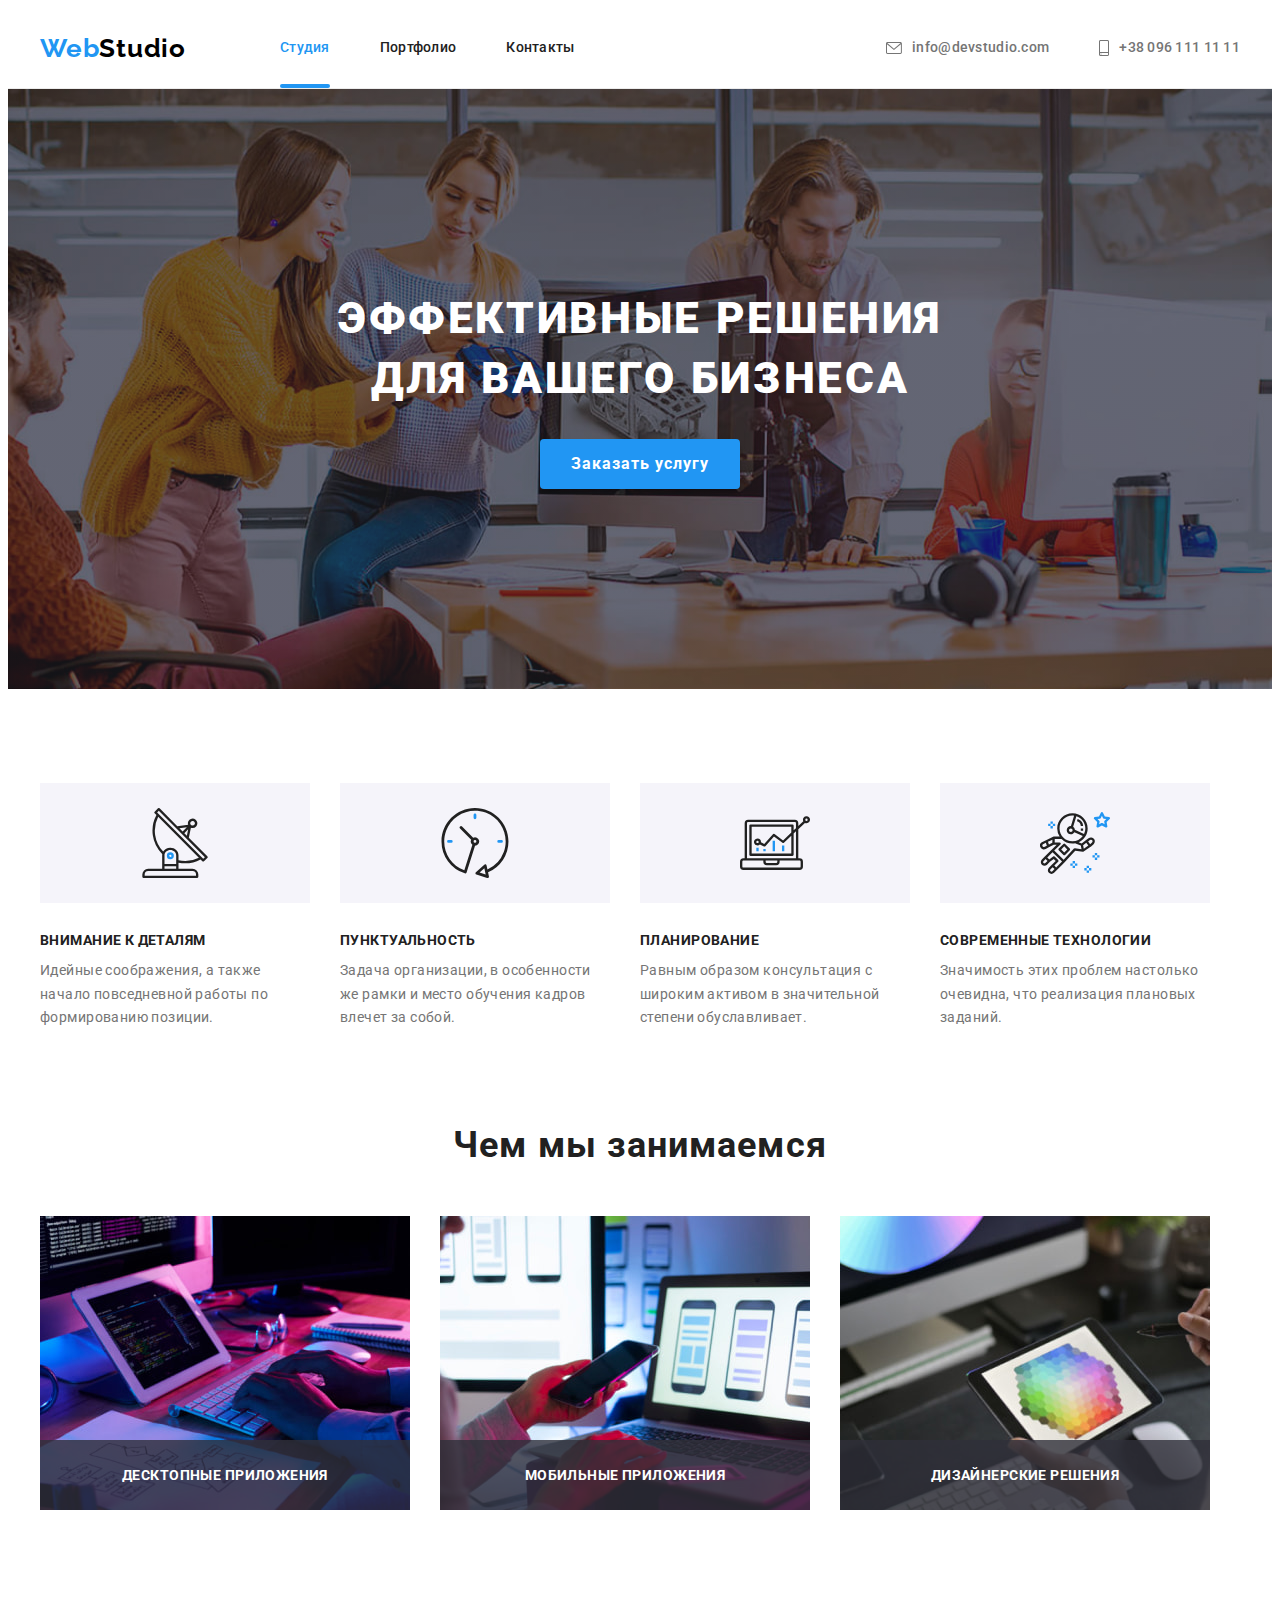
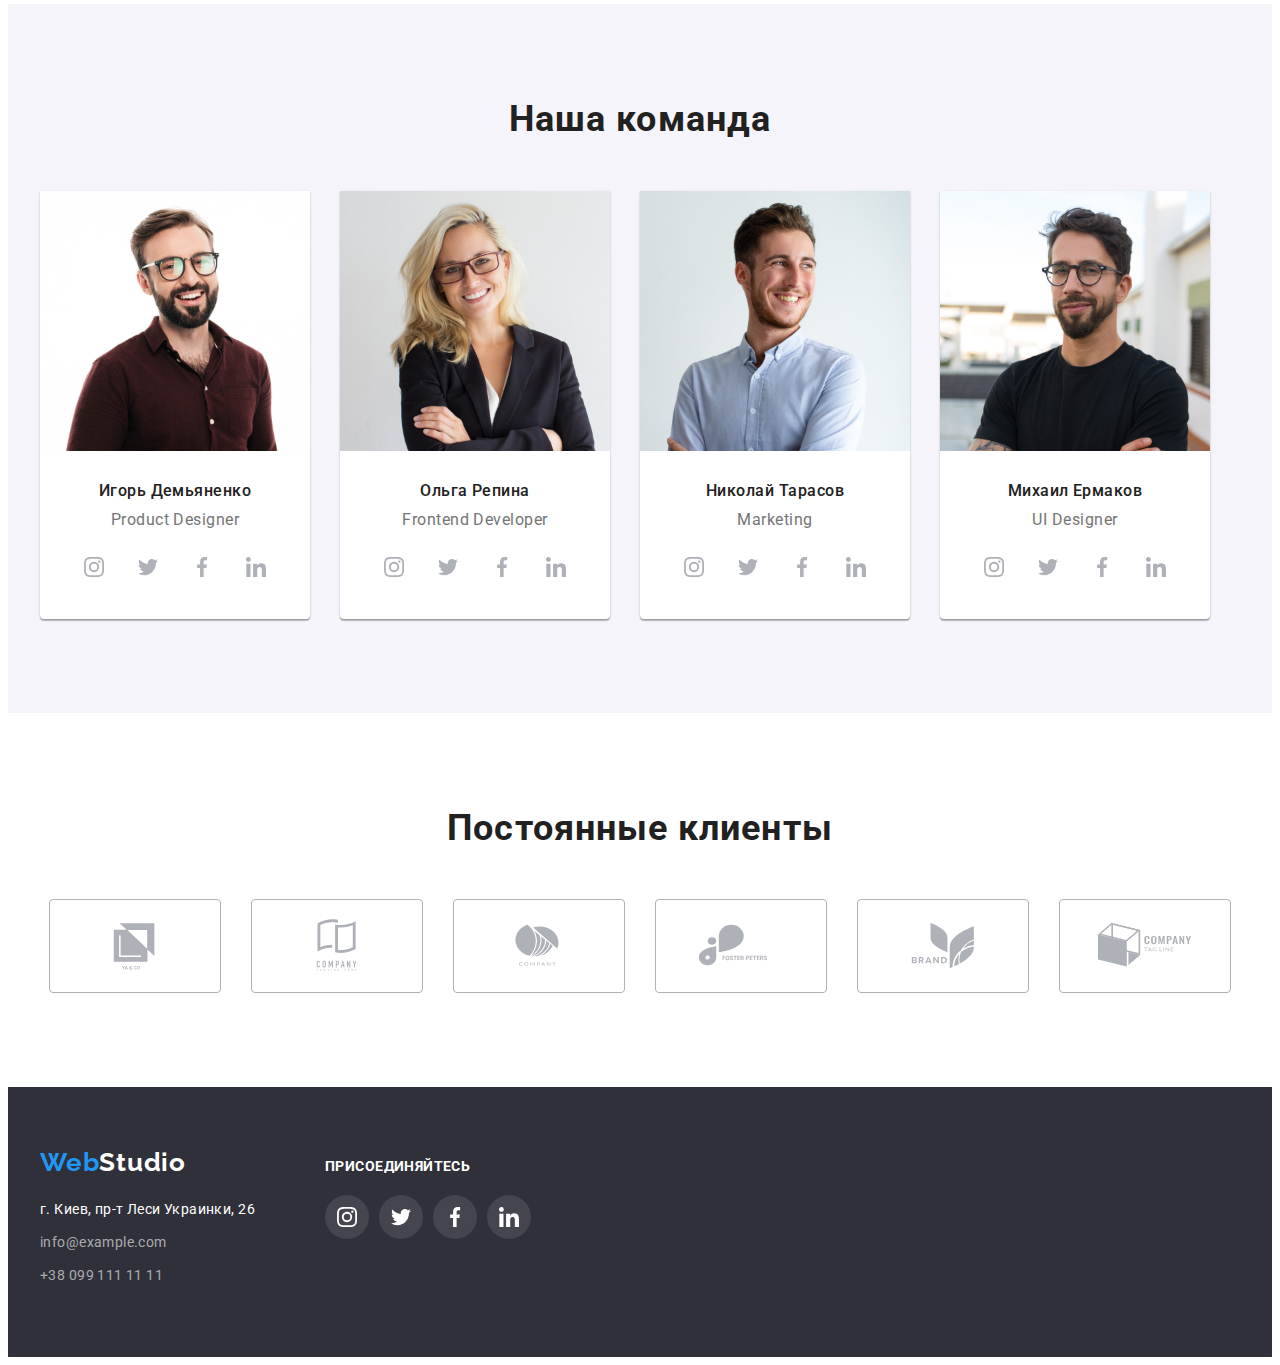
<file: index.html>
<!DOCTYPE html>
<html lang="ru">
  <head>
    <meta charset="UTF-8" />
    <meta http-equiv="X-UA-Compatible" content="IE=edge" />
    <meta name="viewport" content="width=device-width, initial-scale=1.0" />
    <title>Главная страница веб-студии</title>
    <link rel="preconnect" href="https://fonts.googleapis.com" />
    <link rel="preconnect" href="https://fonts.gstatic.com" crossorigin />
    <link
      href="https://fonts.googleapis.com/css2?family=Raleway:wght@700&family=Roboto:wght@400;500;700;900&display=swap"
      rel="stylesheet"
    />
    <link
      rel="stylesheet"
      href="https://cdnjs.cloudflare.com/ajax/libs/modern-normalize/1.1.0/modern-normalize.min.css"
      integrity="sha512-wpPYUAdjBVSE4KJnH1VR1HeZfpl1ub8YT/NKx4PuQ5NmX2tKuGu6U/JRp5y+Y8XG2tV+wKQpNHVUX03MfMFn9Q=="
      crossorigin="anonymous"
      referrerpolicy="no-referrer"
    />

    <link rel="stylesheet" href="./css/styles.css" />
  </head>

  <body>
    <!-- Шапка сайту-->
    <header class="header">
      <div class="container">
        <a class="logo studio" href="WebStudio" aria-label="Логотип сайта WebStudio"
          >Web<span class="studio-black">Studio</span></a
        >

        <nav class="navigation">
          <ul class="list-nav">
            <li class="item-nav">
              <a class="link active" href="#">Студия</a>
            </li>
            <li class="item-nav">
              <a class="link" href="./portfolio.html">Портфолио</a>
            </li>
            <li class="item-nav">
              <a class="link" href="#">Контакты</a>
            </li>
          </ul>
        </nav>

        <ul class="auth-nav list">
          <li class="item">
            <a class="mail" href="mailto:info@devstudio.com">
              <svg class="icon-envelope" width="16px" height="12px">
                <use href="./images/icon.svg/sprite.svg.svg#icon-envelope"></use></svg
              >info@devstudio.com</a
            >
          </li>
          <li class="item">
            <a class="phone" href="tel:380961111111">
              <svg class="icon-phone" width="10px" height="16px">
                <use href="./images/icon.svg/sprite.svg.svg#icon-smartphone"></use></svg
              >+38 096 111 11 11</a
            >
          </li>
        </ul>
      </div>
    </header>

    <main>
      <!--Секція Герой-->
      <section class="hero">
        <div class="container">
          <h1 class="hero-title">Эффективные решения для вашего бизнеса</h1>
          <button data-modal-open class="btn studio" type="button">Заказать услугу</button>
        </div>
      </section>

      <!--Секція Особливості-->
      <section class="section">
        <div class="container">
          <h2 class="visually-hidden">Преимущества</h2>
          <ul class="feature-list">
            <li class="feature-item">
              <div class="feature-icon">
                <svg class="icon-antenna" width="70" height="70">
                  <use href="./images/icon.svg/sprite.svg.svg#icon-antenna"></use>
                </svg>
              </div>
              <h3 class="feature-title">Внимание к деталям</h3>
              <p class="description">
                Идейные соображения, а также начало повседневной работы по формированию позиции.
              </p>
            </li>
            <li class="feature-item">
              <div class="feature-icon">
                <svg class="icon-antenna" width="70" height="70">
                  <use href="./images/icon.svg/sprite.svg.svg#icon-clock"></use>
                </svg>
              </div>
              <h3 class="feature-title">Пунктуальность</h3>
              <p class="description">
                Задача организации, в особенности же рамки и место обучения кадров влечет за собой.
              </p>
            </li>
            <li class="feature-item">
              <div class="feature-icon">
                <svg class="icon-antenna" width="70" height="70">
                  <use href="./images/icon.svg/sprite.svg.svg#icon-diagram"></use>
                </svg>
              </div>
              <h3 class="feature-title">Планирование</h3>
              <p class="description">
                Равным образом консультация с широким активом в значительной степени обуславливает.
              </p>
            </li>
            <li class="feature-item">
              <div class="feature-icon">
                <svg class="icon-antenna" width="70" height="70">
                  <use href="./images/icon.svg/sprite.svg.svg#icon-astronaut"></use>
                </svg>
              </div>
              <h3 class="feature-title">Современные технологии</h3>
              <p class="description">
                Значимость этих проблем настолько очевидна, что реализация плановых заданий.
              </p>
            </li>
          </ul>
        </div>
      </section>

      <!--Секция про нас-->
      <section class="section about-section">
        <div class="container">
          <h2 class="section-title">Чем мы занимаемся</h2>
          <ul class="list-about">
            <li class="item-img">
              <img class="about-img" src="./images/product/img-1.jpg" alt="Ноутбуки" width="370" />
              <div class="digital-list">
                <p class="digital-items">Десктопные приложения</p>
              </div>
            </li>

            <li class="item-img">
              <img class="about-img" src="./images/product/img-2.jpg" alt="Телефони" width="370" />
              <div class="digital-list">
                <p class="digital-items">Мобильные приложения</p>
              </div>
            </li>

            <li class="item-img">
              <img class="about-img" src="./images/product/img-3.jpg" alt="Планшети" width="370" />
              <div class="digital-list">
                <p class="digital-items">Дизайнерские решения</p>
              </div>
            </li>
          </ul>
        </div>
      </section>

      <!--Секція Команда-->
      <section class="section team">
        <div class="container">
          <h2 class="section-title">Наша команда</h2>

          <ul class="member-list">
            <li class="member-item">
              <img
                class="member-img"
                src="./images/command/member-1.jpg"
                alt="Игорь Демьяненко"
                width="270"
              />
              <div class="member-text">
                <h3 class="member-title">Игорь Демьяненко</h3>
                <p class="member-position">Product Designer</p>

                <ul class="social-items">
                  <li class="socials">
                    <a class="border-icon" href="Instagram">
                      <svg class="icon-instagram" width="20px" height="20px">
                        <use href="./images/icon.svg/sprite.svg.svg#icon-instagram"></use>
                      </svg>
                    </a>
                  </li>

                  <li class="socials">
                    <a class="border-icon" href="Twitter">
                      <svg class="icon-twitter" width="20px" height="20px">
                        <use href="./images/icon.svg/sprite.svg.svg#icon-twitter"></use>
                      </svg>
                    </a>
                  </li>

                  <li class="socials">
                    <a class="border-icon" href="Facebook">
                      <svg class="icon-facebook" width="20px" height="20px">
                        <use href="./images/icon.svg/sprite.svg.svg#icon-facebook"></use>
                      </svg>
                    </a>
                  </li>

                  <li class="socials">
                    <a class="border-icon" href="Linkedin">
                      <svg class="icon-linkedin" width="20px" height="20px">
                        <use href="./images/icon.svg/sprite.svg.svg#icon-linkedin"></use>
                      </svg>
                    </a>
                  </li>
                </ul>
              </div>
            </li>

            <li class="member-item">
              <img
                class="member-img"
                src="./images/command/member-2.jpg"
                alt="Ольга Репина"
                width="270"
              />
              <div class="member-text">
                <h3 class="member-title">Ольга Репина</h3>
                <p class="member-position">Frontend Developer</p>
                <ul class="social-items">
                  <li class="socials">
                    <a class="border-icon" href="Instagram">
                      <svg class="icon-instagram" width="20px" height="20px">
                        <use href="./images/icon.svg/sprite.svg.svg#icon-instagram"></use>
                      </svg>
                    </a>
                  </li>

                  <li class="socials">
                    <a class="border-icon" href="Twitter">
                      <svg class="icon-twitter" width="20px" height="20px">
                        <use href="./images/icon.svg/sprite.svg.svg#icon-twitter"></use>
                      </svg>
                    </a>
                  </li>

                  <li class="socials">
                    <a class="border-icon" href="Facebook">
                      <svg class="icon-facebook" width="20px" height="20px">
                        <use href="./images/icon.svg/sprite.svg.svg#icon-facebook"></use>
                      </svg>
                    </a>
                  </li>

                  <li class="socials">
                    <a class="border-icon" href="Linkedin">
                      <svg class="icon-instagram" width="20px" height="20px">
                        <use href="./images/icon.svg/sprite.svg.svg#icon-linkedin"></use>
                      </svg>
                    </a>
                  </li>
                </ul>
              </div>
            </li>

            <li class="member-item">
              <img
                class="member-img"
                src="./images/command/member-3.jpg"
                alt="Николай Тарасов"
                width="270"
              />
              <div class="member-text">
                <h3 class="member-title">Николай Тарасов</h3>
                <p class="member-position">Marketing</p>
                <ul class="social-items">
                  <li class="socials">
                    <a class="border-icon" href="Instagram">
                      <svg class="icon-instagram" width="20px" height="20px">
                        <use href="./images/icon.svg/sprite.svg.svg#icon-instagram"></use>
                      </svg>
                    </a>
                  </li>

                  <li class="socials">
                    <a class="border-icon" href="Twitter">
                      <svg class="icon-twitter" width="20px" height="20px">
                        <use href="./images/icon.svg/sprite.svg.svg#icon-twitter"></use>
                      </svg>
                    </a>
                  </li>

                  <li class="socials">
                    <a class="border-icon" href="Facebook">
                      <svg class="icon-facebook" width="20px" height="20px">
                        <use href="./images/icon.svg/sprite.svg.svg#icon-facebook"></use>
                      </svg>
                    </a>
                  </li>

                  <li class="socials">
                    <a class="border-icon" href="Linkedin">
                      <svg class="icon-linkedin" width="20px" height="20px">
                        <use href="./images/icon.svg/sprite.svg.svg#icon-linkedin"></use>
                      </svg>
                    </a>
                  </li>
                </ul>
              </div>
            </li>

            <li class="member-item">
              <img
                class="member-img"
                src="./images/command/member-4.jpg"
                alt="Михаил Ермаков"
                width="270"
              />
              <div class="member-text">
                <h3 class="member-title">Михаил Ермаков</h3>
                <p class="member-position">UI Designer</p>
                <ul class="social-items team">
                  <li class="socials">
                    <a class="border-icon" href="Instagram">
                      <svg class="icon-instagram" width="20px" height="20px">
                        <use href="./images/icon.svg/sprite.svg.svg#icon-instagram"></use>
                      </svg>
                    </a>
                  </li>
                  <li class="socials">
                    <a class="border-icon" href="Twitter">
                      <svg class="icon-twitter" width="20px" height="20px">
                        <use href="./images/icon.svg/sprite.svg.svg#icon-twitter"></use>
                      </svg>
                    </a>
                  </li>
                  <li class="socials">
                    <a class="border-icon" href="Facebook">
                      <svg class="icon-facebook" width="20px" height="20px">
                        <use href="./images/icon.svg/sprite.svg.svg#icon-facebook"></use>
                      </svg>
                    </a>
                  </li>
                  <li class="socials">
                    <a class="border-icon" href="Linkedin">
                      <svg class="icon-linkedin" width="20px" height="20px">
                        <use href="./images/icon.svg/sprite.svg.svg#icon-linkedin"></use>
                      </svg>
                    </a>
                  </li>
                </ul>
              </div>
            </li>
          </ul>
        </div>
      </section>
    </main>

    <!--Постійні клієнти-->
    <section class="customers">
      <h2 class="title-customs">Постоянные клиенты</h2>
      <div class="container">
        <ul class="permanent-customers">
          <li class="customs">
            <a class="customs-border" href="Company">
              <svg class="customs-item" width="106px" height="60px">
                <use href="./images/icon.svg/sprite.svg.svg#icon-clients-1"></use>
              </svg>
            </a>
          </li>

          <li class="customs">
            <a class="customs-border" href="Company">
              <svg class="customs-item" width="106px" height="60px">
                <use href="./images/icon.svg/sprite.svg.svg#icon-clients-2"></use>
              </svg>
            </a>
          </li>

          <li class="customs">
            <a class="customs-border" href="Company">
              <svg class="customs-item" width="106px" height="60px">
                <use href="./images/icon.svg/sprite.svg.svg#icon-clients-3"></use>
              </svg>
            </a>
          </li>

          <li class="customs">
            <a class="customs-border" href="Company">
              <svg class="customs-item" width="106px" height="60px">
                <use href="./images/icon.svg/sprite.svg.svg#icon-clients-4"></use>
              </svg>
            </a>
          </li>

          <li class="customs">
            <a class="customs-border" href="Company">
              <svg class="customs-item" width="106px" height="60px">
                <use href="./images/icon.svg/sprite.svg.svg#icon-clients-5"></use>
              </svg>
            </a>
          </li>

          <li class="customs">
            <a class="customs-border" href="Company">
              <svg class="customs-item" width="106" height="60">
                <use href="./images/icon.svg/sprite.svg.svg#icon-clients-6"></use>
              </svg>
            </a>
          </li>
        </ul>
      </div>
    </section>

    <!--Підвал сайту-->
    <footer class="footer">
      <div class="container footer-container">
        <div class="footer-block">
          <a class="logo footer" href="WebStudio" aria-label="Логотип сайта WebStudio"
            >Web<span class="studio-white">Studio</span></a
          >
          <address class="footer">
            <ul class="list-footer">
              <li class="item">
                <a class="address" href="address" aria-label="Ссилка на сайт Google maps"
                  >г. Киев, пр-т Леси Украинки, 26</a
                >
              </li>
              <li class="item">
                <a class="mail" href="mailto:info@example.com">info@example.com</a>
              </li>
              <li class="item">
                <a class="phone" href="tel:380991111111">+38 099 111 11 11</a>
              </li>
            </ul>
          </address>
        </div>

        <div class="join-us">
          <p class="join-title">Присоединяйтесь</p>
          <ul class="join social-items">
            <li class="socials-join">
              <a class="border-icon link" href="Instagram">
                <svg class="icon-instagram" width="20px" height="20px">
                  <use href="./images/icon.svg/sprite.svg.svg#icon-instagram"></use>
                </svg>
              </a>
            </li>

            <li class="socials-join">
              <a class="border-icon link" href="Twitter">
                <svg class="icon-twitter" width="20px" height="20px">
                  <use href="./images/icon.svg/sprite.svg.svg#icon-twitter"></use>
                </svg>
              </a>
            </li>

            <li class="socials-join">
              <a class="border-icon link" href="Facebook">
                <svg class="icon-facebook" width="20px" height="20px">
                  <use href="./images/icon.svg/sprite.svg.svg#icon-facebook"></use>
                </svg>
              </a>
            </li>

            <li class="socials-join">
              <a class="border-icon link" href="Linkedin">
                <svg class="icon-linkedin" width="20px" height="20px">
                  <use href="./images/icon.svg/sprite.svg.svg#icon-linkedin"></use>
                </svg>
              </a>
            </li>
          </ul>
        </div>
      </div>
    </footer>

    <div class="backdrop is-hidden" data-modal>
      <div class="modal">
        <button data-modal-close class="close-modal">
          <svg width="11px" height="11px">
            <use href="./images/icon.svg/close-modal.svg#icon-Vector"></use>
          </svg>
        </button>
      </div>
    </div>
    <script src="./js/modal.js"></script>
  </body>
</html>
</file>
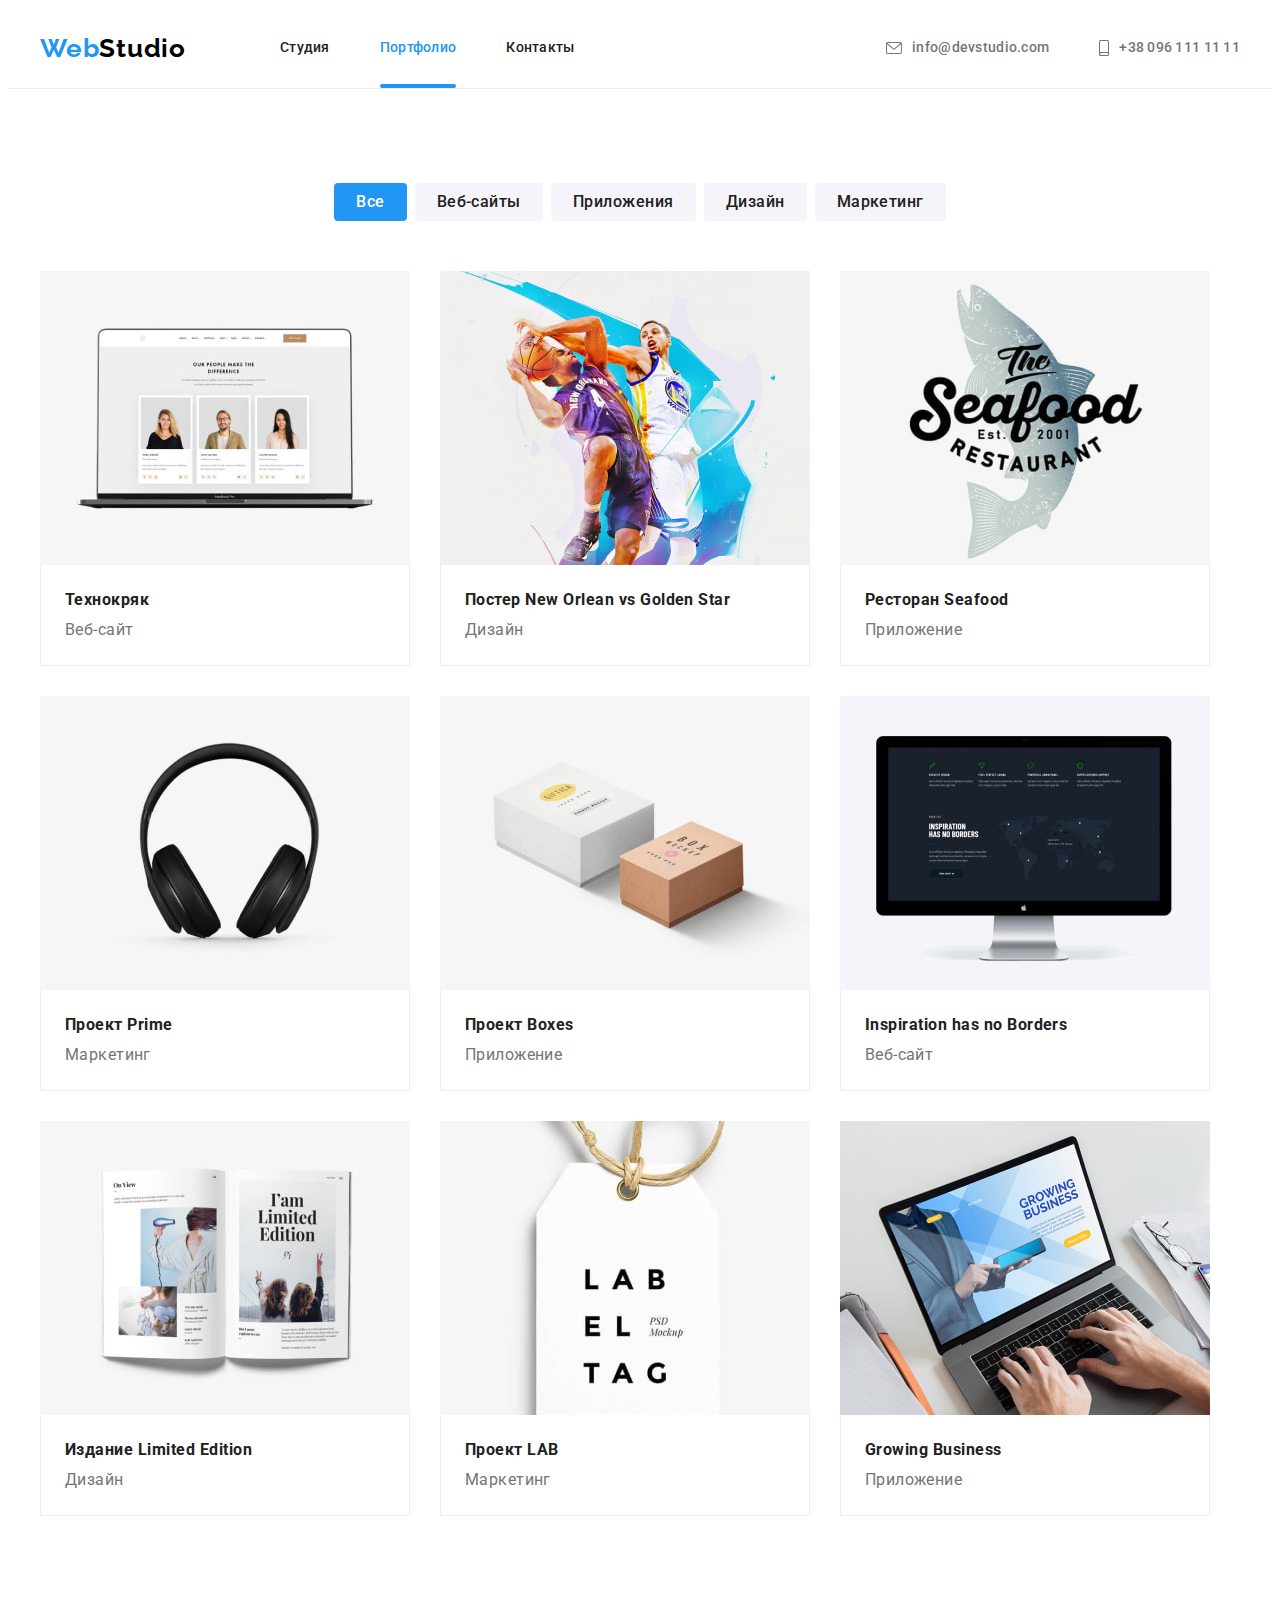
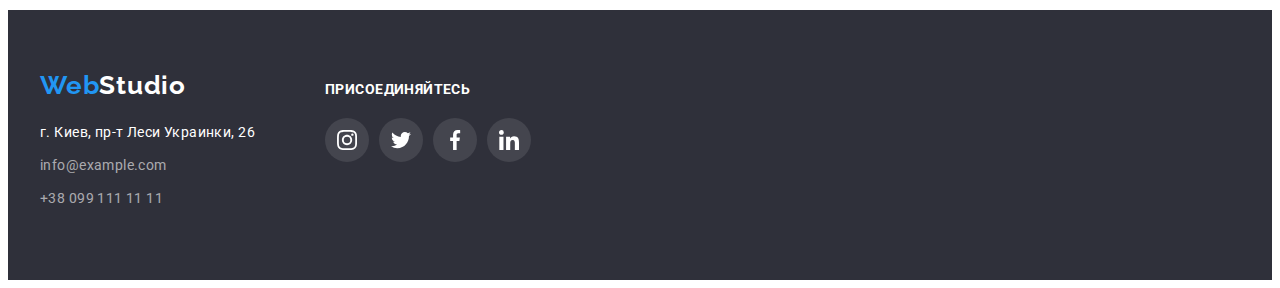
<file: portfolio.html>
<!DOCTYPE html>
<html lang="ru">
  <head>
    <meta charset="UTF-8" />
    <meta http-equiv="X-UA-Compatible" content="IE=edge" />
    <meta name="viewport" content="width=device-width, initial-scale=1.0" />
    <title>Главная страница портфолио</title>
    <link rel="preconnect" href="https://fonts.googleapis.com" />
    <link rel="preconnect" href="https://fonts.gstatic.com" crossorigin />
    <link
      href="https://fonts.googleapis.com/css2?family=Raleway:wght@700&family=Roboto:wght@400;500;700&display=swap"
      rel="stylesheet"
    />
    <link
      rel="stylesheet"
      href="https://cdnjs.cloudflare.com/ajax/libs/modern-normalize/1.1.0/modern-normalize.min.css"
      integrity="sha512-wpPYUAdjBVSE4KJnH1VR1HeZfpl1ub8YT/NKx4PuQ5NmX2tKuGu6U/JRp5y+Y8XG2tV+wKQpNHVUX03MfMFn9Q=="
      crossorigin="anonymous"
      referrerpolicy="no-referrer"
    />

    <link rel="stylesheet" href="./css/styles.css" />
  </head>

  <body>
    <!-- Шапка сайту-->
    <header class="header">
      <div class="container">
        <a class="logo portfolio" href="WebStudio" aria-label="Логотип сайта WebStudio"
          >Web<span class="studio-black">Studio</span></a
        >

        <nav class="navigation">
          <ul class="list-nav">
            <li class="item-nav">
              <a class="link" href="./index.html">Студия</a>
            </li>
            <li class="item-nav">
              <a class="link active" href="#">Портфолио</a>
            </li>
            <li class="item-nav">
              <a class="link" href="#">Контакты</a>
            </li>
          </ul>
        </nav>

        <ul class="auth-nav list">
          <li class="item">
            <a class="mail" href="mailto:info@devstudio.com">
              <svg class="icon-envelope" width="16px" height="12px">
                <use href="./images/icon.svg/sprite.svg.svg#icon-envelope"></use></svg
              >info@devstudio.com</a
            >
          </li>
          <li class="item">
            <a class="phone" href="tel:380961111111">
              <svg class="icon-phone" width="10px" height="16px">
                <use href="./images/icon.svg/sprite.svg.svg#icon-smartphone"></use></svg
              >+38 096 111 11 11</a
            >
          </li>
        </ul>
      </div>
    </header>

    <main class="portfolio">
      <!--Секція послуги-->
      <section class="section">
        <div class="container">
          <h1 class="visually-hidden">Картки</h1>
          <ul class="navigation-btn">
            <li class="nav-item">
              <button class="nav-btn active" type="button">Все</button>
            </li>
            <li class="nav-item">
              <button class="nav-btn" type="button">Веб-сайты</button>
            </li>
            <li class="nav-item">
              <button class="nav-btn" type="button">Приложения</button>
            </li>
            <li class="nav-item">
              <button class="nav-btn" type="button">Дизайн</button>
            </li>
            <li class="nav-item">
              <button class="nav-btn" type="button">Маркетинг</button>
            </li>
          </ul>

          <ul class="services">
            <li class="services-item">
              <a class="services-link" href="" target="_blank" rel="noopener norefferrer">
                <div class="product-overlay">
                  <img
                    class="services-img"
                    src="./images/portfolio/img-1.jpg"
                    alt="Три члены нашей команды"
                    width="370"
                  />
                  <p class="thumb-text">
                    Ресурс предлагает комплексные предложения с разным уровнем функционала и
                    сервисов. Все это позволит посетителю получить исчерпывающие сведения о компании
                    или частном лице.
                  </p>
                </div>
                <div class="services-list">
                  <h2 class="services-title">Технокряк</h2>
                  <p class="services-position">Веб-сайт</p>
                </div>
              </a>
            </li>

            <li class="services-item">
              <a class="services-link" href="" target="_blank" rel="noopener norefferrer">
                <div class="product-overlay">
                  <img
                    class="services-img"
                    src="./images/portfolio/img-2.jpg"
                    alt="Два баскетболиста"
                    width="370"
                  />
                  <p class="thumb-text">
                    Ресурс предлагает комплексные предложения с разным уровнем функционала и
                    сервисов. Все это позволит посетителю получить исчерпывающие сведения о компании
                    или частном лице.
                  </p>
                </div>
                <div class="services-list">
                  <h2 class="services-title">Постер New Orlean vs Golden Star</h2>
                  <p class="services-position">Дизайн</p>
                </div>
              </a>
            </li>

            <li class="services-item">
              <a class="services-link" href="" target="_blank" rel="noopener norefferrer">
                <div class="product-overlay">
                  <img
                    class="services-img"
                    src="./images/portfolio/img-3.jpg"
                    alt="Логотип ресторана морская еда"
                    width="370"
                  />
                  <p class="thumb-text">
                    Ресурс предлагает комплексные предложения с разным уровнем функционала и
                    сервисов. Все это позволит посетителю получить исчерпывающие сведения о компании
                    или частном лице.
                  </p>
                </div>
                <div class="services-list">
                  <h2 class="services-title">Ресторан Seafood</h2>
                  <p class="services-position">Приложение</p>
                </div>
              </a>
            </li>

            <li class="services-item">
              <a class="services-link" href="" target="_blank" rel="noopener norefferrer">
                <div class="product-overlay">
                  <img
                    class="services-img"
                    src="./images/portfolio/img-4.jpg"
                    alt="Беспроводные наушники"
                    width="370"
                  />
                  <p class="thumb-text">
                    Ресурс предлагает комплексные предложения с разным уровнем функционала и
                    сервисов. Все это позволит посетителю получить исчерпывающие сведения о компании
                    или частном лице.
                  </p>
                </div>
                <div class="services-list">
                  <h2 class="services-title">Проект Prime</h2>
                  <p class="services-position">Маркетинг</p>
                </div>
              </a>
            </li>

            <li class="services-item">
              <a class="services-link" href="" target="_blank" rel="noopener norefferrer">
                <div class="product-overlay">
                  <img
                    class="services-img"
                    src="./images/portfolio/img-5.jpg"
                    alt="Две коробки"
                    width="370"
                  />
                  <p class="thumb-text">
                    Ресурс предлагает комплексные предложения с разным уровнем функционала и
                    сервисов. Все это позволит посетителю получить исчерпывающие сведения о компании
                    или частном лице.
                  </p>
                </div>
                <div class="services-list">
                  <h2 class="services-title">Проект Boxes</h2>
                  <p class="services-position">Приложение</p>
                </div>
              </a>
            </li>

            <li class="services-item">
              <a class="services-link" href="" target="_blank" rel="noopener norefferrer">
                <div class="product-overlay">
                  <img
                    class="services-img"
                    src="./images/portfolio/img-6.jpg"
                    alt="Монитор от комп'ютера"
                    width="370"
                  />
                  <p class="thumb-text">
                    Ресурс предлагает комплексные предложения с разным уровнем функционала и
                    сервисов. Все это позволит посетителю получить исчерпывающие сведения о компании
                    или частном лице.
                  </p>
                </div>
                <div class="services-list">
                  <h2 class="services-title">Inspiration has no Borders</h2>
                  <p class="services-position">Веб-сайт</p>
                </div>
              </a>
            </li>

            <li class="services-item">
              <a class="services-link" href="" target="_blank" rel="noopener norefferrer">
                <div class="product-overlay">
                  <img
                    class="services-img"
                    src="./images/portfolio/img-7.jpg"
                    alt="Открытый жкрнал"
                    width="370"
                  />
                  <p class="thumb-text">
                    Ресурс предлагает комплексные предложения с разным уровнем функционала и
                    сервисов. Все это позволит посетителю получить исчерпывающие сведения о компании
                    или частном лице.
                  </p>
                </div>
                <div class="services-list">
                  <h2 class="services-title">Издание Limited Edition</h2>
                  <p class="services-position">Дизайн</p>
                </div>
              </a>
            </li>

            <li class="services-item">
              <a class="services-link" href="" target="_blank" rel="noopener norefferrer">
                <div class="product-overlay">
                  <img
                    class="services-img"
                    src="./images/portfolio/img-8.jpg"
                    alt="Подвесной брелок"
                    width="370"
                  />
                  <p class="thumb-text">
                    Ресурс предлагает комплексные предложения с разным уровнем функционала и
                    сервисов. Все это позволит посетителю получить исчерпывающие сведения о компании
                    или частном лице.
                  </p>
                </div>
                <div class="services-list">
                  <h2 class="services-title">Проект LAB</h2>
                  <p class="services-position">Маркетинг</p>
                </div>
              </a>
            </li>

            <li class="services-item">
              <a class="services-link" href="" target="_blank" rel="noopener norefferrer">
                <div class="product-overlay">
                  <img
                    class="services-img"
                    src="./images/portfolio/img-9.jpg"
                    alt="Друк на ноутбуке"
                    width="370"
                  />
                  <p class="thumb-text">
                    Ресурс предлагает комплексные предложения с разным уровнем функционала и
                    сервисов. Все это позволит посетителю получить исчерпывающие сведения о компании
                    или частном лице.
                  </p>
                </div>
                <div class="services-list">
                  <h2 class="services-title">Growing Business</h2>
                  <p class="services-position">Приложение</p>
                </div>
              </a>
            </li>
          </ul>
        </div>
      </section>
    </main>

    <!--Підвал сайту-->
    <footer class="footer">
      <div class="container footer-container">
        <div class="footer-block">
          <a class="logo footer" href="WebStudio" aria-label="Логотип сайта WebStudio"
            >Web<span class="studio-white">Studio</span></a
          >
          <address class="footer">
            <ul class="list-footer">
              <li class="item">
                <a class="address" href="address" aria-label="Ссилка на сайт Google maps"
                  >г. Киев, пр-т Леси Украинки, 26</a
                >
              </li>
              <li class="item">
                <a class="mail" href="mailto:info@example.com">info@example.com</a>
              </li>
              <li class="item">
                <a class="phone" href="tel:380991111111">+38 099 111 11 11</a>
              </li>
            </ul>
          </address>
        </div>

        <div class="join-us">
          <p class="join-title">Присоединяйтесь</p>
          <ul class="social-items">
            <li class="socials-join">
              <a class="border-icon link" href="Instagram">
                <svg class="icon-instagram" width="20px" height="20px">
                  <use href="./images/icon.svg/sprite.svg.svg#icon-instagram"></use>
                </svg>
              </a>
            </li>

            <li class="socials-join">
              <a class="border-icon link" href="Twitter">
                <svg class="icon-twitter" width="20px" height="20px">
                  <use href="./images/icon.svg/sprite.svg.svg#icon-twitter"></use>
                </svg>
              </a>
            </li>

            <li class="socials-join">
              <a class="border-icon link" href="Facebook">
                <svg class="icon-facebook" width="20px" height="20px">
                  <use href="./images/icon.svg/sprite.svg.svg#icon-facebook"></use>
                </svg>
              </a>
            </li>

            <li class="socials-join">
              <a class="border-icon link" href="Linkedin">
                <svg class="icon-linkedin" width="20px" height="20px">
                  <use href="./images/icon.svg/sprite.svg.svg#icon-linkedin"></use>
                </svg>
              </a>
            </li>
          </ul>
        </div>
      </div>
    </footer>
  </body>
</html>
</file>
<file: css/styles.css>
:root {
  --main-font: 'Roboto', sans-serif;
  --secondare-font: 'Raleway', sans-serif;

  /* text-colors */
  --accent-cl: #2196f3;
  --main-txt-cl: #212121;
  --secondary-txt-cl: #757575;
  --white-color: #ffffff;
  --black-color: #000000;

  /* background colors */
  --dark-bg-cl: #2f303a;
  --white-bg-cl: #ffffff;
  --accent-bg-cl: #2196f3;
  --secondary-bg-color: #f5f4fa;
}

body {
  font-family: var(--main-font);
  font-size: 14px;
  line-height: 1.71;
  letter-spacing: 0.03em;

  color: var(--main-txt-cl);
}

h1,
h2,
h3,
h4,
p,
ul {
  margin: 0;
  padding: 0;
}

.visually-hidden {
  position: absolute;
  width: 1px;
  height: 1px;
  margin: -1px;
  border: 0;
  padding: 0;
  white-space: nowrap;
  clip-path: inset(100%);
  clip: rect(0 0 0 0);
  overflow: hidden;
}

.section {
  padding: 94px 0;
}

.container {
  display: block;
  align-items: center;
}

.container .services {
  display: flex;
  flex-wrap: wrap;
}

.header .container {
  display: flex;
  align-items: center;
  justify-content: center;
}

.container {
  width: 1200px;
  padding-left: 15px;
  padding-right: 15px;
  margin-left: auto;
  margin-right: auto;
}

.hero .container {
  max-width: 1600px;
}

.container-portfolio:hover {
  border: 2px solid var(--accent-bg-cl);
}

.member-list {
  display: flex;
}

/* секція header */

.logo {
  font-family: 'Raleway', sans-serif;
  font-weight: 700;
  font-size: 26px;
  line-height: 1.19;
  letter-spacing: 0.03em;
  font-style: normal;
  text-decoration: none;

  color: var(--accent-cl);
}

.logo.studio,
.logo.portfolio {
  margin-right: 94px;
}

.logo.studio:last-child {
  margin-right: 0;
}

.navigation .link {
  display: block;
  padding-top: 32px;
  padding-bottom: 32px;

  font-weight: 500;
  font-size: 14px;
  line-height: 1.14;
  letter-spacing: 0.02em;
  font-style: normal;
  text-decoration: none;

  color: var(--main-txt-cl);
  transition: color 250ms cubic-bezier(0.4, 0, 0.2, 1);
}

.list-nav {
  display: flex;
  list-style: none;
}

.item-nav {
  margin-right: 50px;
}

.item-nav:last-child {
  margin-right: 0;
}

.auth-nav.item,
.auth-nav.list {
  display: flex;
  margin-left: 50px;
  justify-content: center;
  align-items: center;
}

.auth-nav .item {
  display: flex;
  align-items: baseline;
}

.auth-nav.list {
  margin-left: auto;
}

.auth-nav .item + .item {
  margin-left: 50px;
}

.header {
  background-color: var(--white-bg-cl);
  border-bottom: 1px solid #ececec;
}

/*Header Address*/
.mail,
.phone {
  display: inline-flex;
  justify-content: center;
}

.mail {
  align-items: baseline;
}

.phone {
  align-items: center;
}

.icon-envelope,
.icon-phone {
  display: flex;
  justify-content: center;
  margin-right: 10px;
  fill: currentColor;
}

.header .list .mail,
.header .list .phone {
  font-weight: 500;
  font-size: 14px;
  line-height: 1.14;
  letter-spacing: 0.02em;
  font-style: normal;
  text-decoration: none;
  align-items: center;
  color: var(--secondary-txt-cl);
  transition: color 250ms cubic-bezier(0.4, 0, 0.2, 1);
}

.icon-envelope {
align-items: baseline;
}
.icon-phone {
align-items: center;
}

.header .link.active {
  color: var(--accent-cl);
  transition: color 250ms cubic-bezier(0.4, 0, 0.2, 1);
  position: relative;
}

/* Підкреслення на active*/
.link.active::after {
  content: '';
  display: block;
  width: 100%;
  height: 4px;
  border-radius: 2px;
  position: absolute;
  left: 0;
  bottom: 0;
  background-color: var(--accent-bg-cl);
}

.header .list .mail:hover,
.header .list .phone:hover,
.link:hover,
.header .list .mail:focus,
.header .list .phone:focus,
.link:focus,
.footer .list-footer .mail:hover,
.footer .list-footer .mail:focus,
.footer .list-footer .phone:hover,
.footer .list-footer .phone:focus {
  color: var(--accent-cl);
}

.logo-black {
  font-family: 'Raleway', sans-serif;
  font-weight: 700;
  font-size: 26px;
  line-height: 1.19;
  letter-spacing: 0.03em;

  color: var(--black-color);
}

.studio-black {
  color: var(--black-color);
}

.studio-white {
  color: var(--white-color);
}

/*Секція герой*/

.hero {
  text-align: center;
  padding-top: 200px;
  padding-bottom: 200px;
  max-width: 1600px;
  margin-left: auto;
  margin-right: auto;

  background-color: var(--dark-bg-cl);
  background-image: linear-gradient(to right, rgba(47, 48, 58, 0.4), rgba(47, 48, 58, 0.4)),
    url(../images/bg-image/bcg-hero.jpg);
  background-repeat: no-repeat;
  background-position: center;
  background-size: cover;
}

.hero-title {
  margin-bottom: 30px;
  width: 696px;
  margin-right: auto;
  margin-left: auto;

  font-weight: 900;
  font-size: 44px;
  line-height: 1.36;
  text-align: center;
  letter-spacing: 0.06em;
  text-transform: uppercase;

  color: var(--white-color);
}

/* Button */
.btn.studio {
  width: 200px;
  height: 50px;
  border-radius: 4px;
  border: transparent;
  transition: color 250ms cubic-bezier(0.4, 0, 0.2, 1);
}

.btn.studio:hover,
.btn.studio:focus {
  background-color: #188ce8;
}

.btn,
.nav-item {
  font-family: inherit;
  font-weight: 700;
  font-size: 16px;
  line-height: 1.88;
  letter-spacing: 0.06em;
  cursor: pointer;
  text-decoration: none;
  font-style: normal;

  color: var(--secondary-bg-color);
}

.navigation-btn {
  display: flex;
  flex-wrap: wrap;
  text-align: center;
  justify-content: center;
  list-style: none;
  margin-bottom: 50px;
}

.nav-item {
  align-items: center;
  text-align: left;
  justify-content: center;
  margin-right: 8px;
}

.nav-item:last-child {
  margin-right: 0;
}

.nav-btn {
  font-family: inherit;
  font-weight: 500;
  font-size: 16px;
  line-height: 1.63;
  letter-spacing: 0.03em;
  text-decoration: none;
  font-style: normal;
  cursor: pointer;
  border: none;
  padding: 6px 22px;
  border-radius: 4px;

  color: var(--main-txt-cl);
  background: var(--secondary-bg-color);
  transition: color 250ms cubic-bezier(0.4, 0, 0.2, 1),
  background-color 250ms cubic-bezier(0.4, 0, 0.2, 1),
  box-shadow 250ms cubic-bezier(0.4, 0, 0.2, 1);
}

.btn,
button.nav-btn:hover,
.btn,
button.nav-btn:focus {
color: var(--white-color);
background: var(--accent-bg-cl);
box-shadow: 0px 4px 4px rgba(0, 0, 0, 0.25);
}

.nav-btn.active {
  color: var(--white-color);
  background-color: var(--accent-bg-cl);
}

.btn {
  margin-right: 0;
}

/*Модальне вікно*/
.backdrop {
  position: fixed;
  top: 0;
  left: 0;
  width: 100%;
  height: 100%;

  opacity: 1;
  transition: opacity 250ms cubic-bezier(0.4, 0, 0.2, 1);
  background: rgba(0, 0, 0, 0.2);
}

.backdrop.is-hidden {
  opacity: 0;
  pointer-events: none;
}

.backdrop.is-hidden .modal {
  transform: translate(-50%, -50%) scale(0.9);
}

.modal {
  position: absolute;
  top: 50%;
  left: 50%;
  transform: translate(-50%, -50%) scale(1);

  width: 528px;
  height: 581px;
  border-radius: 4px;
  background-color: var(--white-bg-cl);
  background: #ffffff;
  border-color: 1px solid #000000;
  box-shadow: 0px 1px 3px rgba(0, 0, 0, 0.12), 0px 1px 1px rgba(0, 0, 0, 0.14),
    0px 2px 1px rgba(0, 0, 0, 0.2);
  transition: opacity 250ms cubic-bezier(0.4, 0, 0.2, 1);
}

.close-modal {
  position: absolute;
  top: 8px;
  right: 8px;
  width: 30px;
  height: 30px;
  background-color: var(--white-bg-cl);
  border: 1px solid rgba(0, 0, 0, 0.1);
  border-radius: 50%;
  cursor: pointer;
  transition: border-color 250ms cubic-bezier(0.4, 0, 0.2, 1);
}

.close-modal:hover,
.close-modal:focus {
  border-color: var(--accent-cl);
}

/*Секція Features*/
.feature-icon {
  display: flex;
  width: 270px;
  height: 120px;
  align-items: center;
  justify-content: center;
  background-color: var(--secondary-bg-color);
  background-position: center;
  margin-bottom: 30px;
}

.feature-title {
  font-weight: 700;
  font-size: 14px;
  line-height: 1.14;
  letter-spacing: 0.03em;
  text-transform: uppercase;
  margin-bottom: 10px;

  color: var(--main-txt-cl);
}

.feature-list {
  display: flex;
  flex-wrap: wrap;
}

.feature-item {
  width: 270px;
  list-style: none;
  margin-right: 30px;
}

.feature-item:last-child {
  margin-right: 0;
}

.feature-item .description {
  font-weight: 400;
}

.description {
  font-size: 14px;
  line-height: 1.71;
  letter-spacing: 0.03em;
  text-transform: none;

  color: var(--secondary-txt-cl);
}

/*Секція About*/
.about-section {
  padding-top: 0;
}

.member-img {
  display: block;

  height: auto;
}

.item-img {
  margin-right: 30px;
  position: relative;
}

.digital-list {
  position: absolute;
  display: flex;
  justify-content: center;
  align-items: center;
  width: 370px;
  height: 70px;
  left: 0;
  bottom: 0;

  background-color: rgba(47, 48, 58, 0.8);
}

.digital-items {
  font-weight: 700;
  font-size: 14px;
  line-height: 1.14;
  letter-spacing: 0.03em;
  text-transform: uppercase;

  color: var(--white-color);
}

.about-img {
  display: block;
  max-width: 100%;
  height: auto;
}

.item-img:last-child {
  margin-right: 0;
}

.list-about {
  display: flex;
  list-style: none;
}

.section-title {
  font-weight: 700;
  font-size: 36px;
  line-height: 1.17;
  text-align: center;
  letter-spacing: 0.03em;
  margin-bottom: 50px;

  color: var(--main-txt-cl);
}

/*Секція команда*/
.section.team {
  background-color: var(--secondary-bg-color);
}

.member-item {
  width: 270px;
  margin-right: 30px;
  box-shadow: 0px 1px 3px rgba(0, 0, 0, 0.12), 0px 1px 1px rgba(0, 0, 0, 0.14),
    0px 2px 1px rgba(0, 0, 0, 0.2);
  border-radius: 0px 0px 4px 4px;
  background-color: var(--white-bg-cl);
}

.member-item:last-child {
  margin-right: 0;
}

.member-text {
  padding-bottom: 30px;
  padding-top: 30px;
}

.link,
.member-list,
.list,
.member-item {
  list-style: none;
}

.member-title {
  margin-bottom: 10px;

  font-weight: 500;
  font-size: 16px;
  line-height: 1.19;
  text-align: center;
  letter-spacing: 0.03em;

  color: var(--main-txt-cl);
}

.member-position {
  font-size: 16px;
  line-height: 1.19;
  text-align: center;
  letter-spacing: 0.03em;
  margin-bottom: 16px;
  color: var(--secondary-txt-cl);
}

.social-items {
  display: flex;
  list-style: none;

  align-items: center;
  background-position: center;
  justify-content: center;
}

.socials {
  margin-right: 10px;
}

.socials:last-child {
  margin-right: 0;
}

/*Постійні клієнти*/
.customers {
  padding-top: 94px;
  padding-bottom: 94px;
}

.customs {
  list-style: none;
  margin-right: 30px;
}
.customs:last-child {
  margin-right: 0;
}

.customs-item {
  background-position: center;
  align-items: center;
  justify-content: center;
}

.permanent-customers {
  display: flex;
  align-items: center;
  justify-content: center;
  cursor: pointer;
}

.customs-border {
  display: flex;
  width: 170px;
  height: 92px;
  align-items: center;
  justify-content: center;
  cursor: pointer;
  border: 1px solid #afb1b8;
  border-radius: 4px;
  background-position: center;

  fill: #afb1b8;
  transition: fill 250ms cubic-bezier(0.4, 0, 0.2, 1),
  border-color 250ms cubic-bezier(0.4, 0, 0.2, 1);
}

.customs-border:hover,
.customs-border:focus {
  border: 1px solid var(--accent-cl);
  fill: var(--accent-cl);
}

.title-customs {
  font-weight: 700;
  font-size: 36px;
  line-height: 1.17;
  text-align: center;
  letter-spacing: 0.03em;
  margin-bottom: 50px;

  color: var(--main-txt-cl);
}

/*Portfolio*/

.services-title {
  font-weight: 700;
  font-size: 18px;
  line-height: 2;
  letter-spacing: 0.06em;
  font-style: normal;
  text-decoration: none;

  color: var(--main-txt-cl);
}

.services-list {
  padding: 20px 24px;
}

.services-title {
  font-size: 16px;
  line-height: 1.88;
  letter-spacing: 0.03em;
  color: var(--main-txt-cl);
}

.services-position {
  font-size: 16px;
  line-height: 1.88;
  list-style: none;

  color: var(--secondary-txt-cl);
}
.services-link {
  display: block;
  list-style: none;
  text-decoration: none;
  transition: box-shadow 250ms cubic-bezier(0.4, 0, 0.2, 1);
}

.services {
  list-style: none;
}

.services-item {
  flex-basis: calc(100% / 3 - 30px);
  margin-right: 30px;
  margin-bottom: 30px;
}

.services-img {
  display: block;
  max-width: 100%;
}

.services-list {
  border-right: 1px solid #eeeeee;
  border-bottom: 1px solid #eeeeee;
  border-left: 1px solid #eeeeee;
}

.services-link:hover,
.services-link:focus {
box-shadow: 0px 1px 1px rgba(0, 0, 0, 0.12), 0px 4px 4px rgba(0, 0, 0, 0.06),
1px 4px 6px rgba(0, 0, 0, 0.16);
}

.services-item:nth-last-child(-n + 3) {
  margin-bottom: 0;
}

.services-item:nth-child(3n) {
  margin-right: 0;
}

.portfolio {
  background-color: var(--main-bg-cl);
}

/*Оверлей Портфоліо*/
.thumb-text {
  font-size: 18px;
  line-height: 1.56;
  letter-spacing: 0.03em;
  padding: 63px 24px;
  justify-content: center;
  align-items: center;
  position: absolute;
  width: 100%;
  height: 100%;
  top: 0;
  left: 0;
  padding: 63px 24px;

  color: var(--white-color);
  background-color: rgba(33, 150, 243, 0.9);
  transform: translateY(100%);

  transition: transform 250ms cubic-bezier(0.4, 0, 0.2, 1);
}

.product-overlay {
  position: relative;
  overflow: hidden;
}

.services-link:hover .thumb-text,
.services-link:focus .thumb-text {
  transform: translateY(0);
  box-shadow: 0px 1px 1px rgba(0, 0, 0, 0.12), 0px 4px 4px rgba(0, 0, 0, 0.06),
    1px 4px 6px rgba(0, 0, 0, 0.16);
}

/*Footer*/
.footer {
  background-color: var(--dark-bg-cl);
}
.container.footer-container {
  padding-top: 60px;
  padding-bottom: 60px;
}

.footer .mail,
.footer .phone {
  font-size: 14px;
  line-height: 1.71;
  letter-spacing: 0.03em;
  font-style: normal;
  text-decoration: none;

  color: rgba(255, 255, 255, 0.6);
  transition: color 250ms cubic-bezier(0.4, 0, 0.2, 1);
}

.address {
  font-size: 14px;
  line-height: 1.71;
  letter-spacing: 0.03em;
  font-style: normal;
  text-decoration: none;

  color: var(--white-color);
}

.logo.footer {
  display: block;
}

.list-footer {
  list-style: none;
}

.list-footer .item {
  margin-bottom: 9px;
}

.logo.footer {
  margin-bottom: 20px;
}
.join-title {
  font-weight: 700;
  font-size: 14px;
  line-height: 1.14;
  letter-spacing: 0.03em;
  text-transform: uppercase;
  text-decoration: none;
  margin-bottom: 20px;

  color: var(--white-color);
}

.footer .join-us {
  display: block;
  align-items: baseline;
  margin-left: 70px;
  margin-right: 0;
}

.container.footer-container {
  display: flex;
  align-items: baseline;
}
.socials-join {
  margin-right: 10px;
  justify-content: center;
  align-items: center;
}

.socials-join:last-child {
  margin-right: 0;
}

.border-icon {
  display: flex;
  width: 44px;
  height: 44px;

  border-radius: 50%;
  fill: #afb1b8;
  align-items: center;
  justify-content: center;
  transition: fill 250ms cubic-bezier(0.4, 0, 0.2, 1),
  background-color 250ms cubic-bezier(0.4, 0, 0.2, 1);
}

.border-icon:focus,
.border-icon:hover {
  fill: var(--white-color);
  background-color: var(--accent-bg-cl);
}

.border-icon.link {
  border-radius: 50%;
  fill: var(--white-color);
}

.border-icon.link:hover,
.border-icon.link:focus {
  background-color: var(--accent-cl);
}

.join.social-items {
  display: flex;
  list-style: none;
  width: 206px;
  height: 44px;

  align-items: center;
  background-position: center;
  justify-content: center;
}

.border-icon.link {
  background-color: rgba(255, 255, 255, 0.1);
}
</file>
